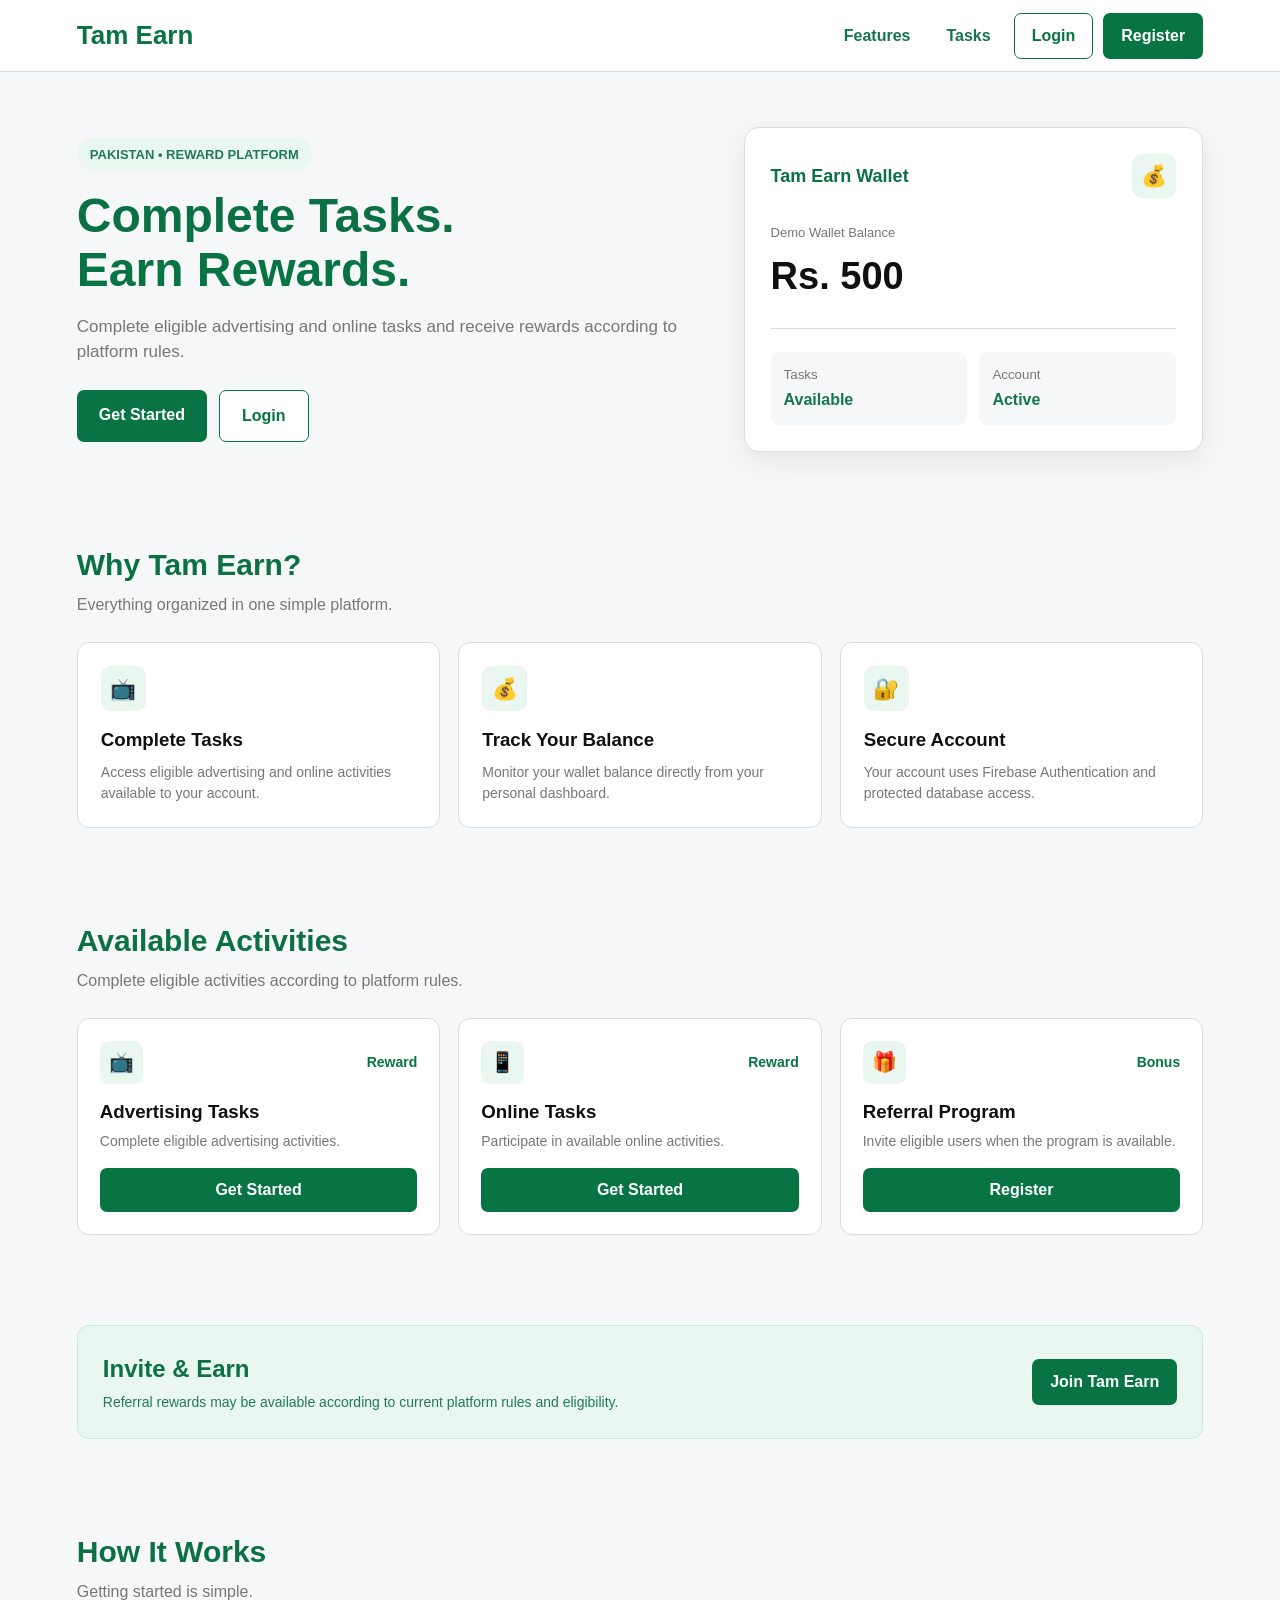
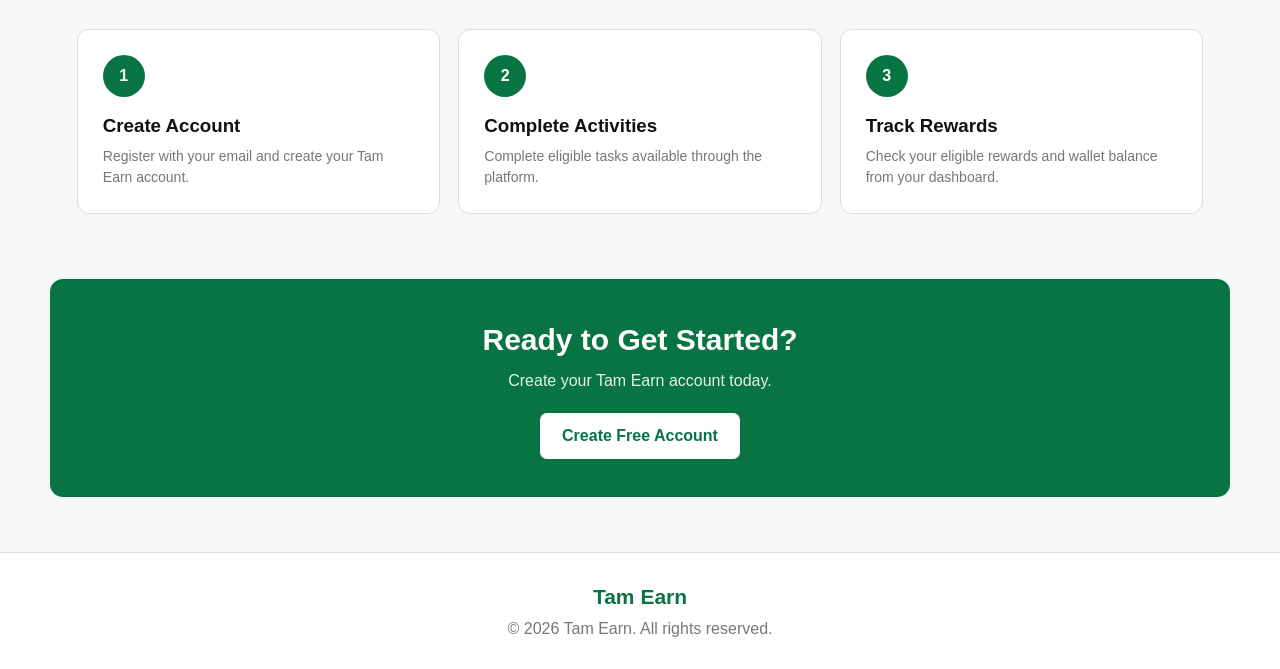
<file: index.html>
<!DOCTYPE html>
<html lang="en">
<head>

<meta charset="UTF-8">
<meta name="viewport" content="width=device-width, initial-scale=1.0">

<title>Tam Earn - Complete Tasks. Earn Rewards.</title>

<style>

*{
    box-sizing:border-box;
    margin:0;
    padding:0;
}

body{
    font-family:Arial,Helvetica,sans-serif;
    background:#F6F7F9;
    color:#0F1111;
    line-height:1.5;
}

a{
    text-decoration:none;
}


/* ================= HEADER ================= */

header{
    height:72px;
    background:#FFFFFF;
    border-bottom:1px solid #D9DDE0;

    display:flex;
    align-items:center;
    justify-content:space-between;

    padding:0 6%;

    position:sticky;
    top:0;
    z-index:100;
}

.logo{
    color:#087443;
    font-size:26px;
    font-weight:800;
}

.nav{
    display:flex;
    align-items:center;
    gap:10px;
}

.nav-link{
    color:#16764F;
    padding:9px 13px;
    font-weight:600;
}

.login-btn{
    color:#087443;
    border:1px solid #087443;
    padding:10px 17px;
    border-radius:7px;
    font-weight:bold;
}

.register-btn{
    background:#087443;
    color:#FFFFFF;
    padding:11px 18px;
    border-radius:7px;
    font-weight:bold;
}


/* ================= HERO ================= */

.hero{
    padding:55px 6% 45px;
}

.hero-inner{
    max-width:1180px;
    margin:auto;

    display:grid;
    grid-template-columns:1.15fr .85fr;
    gap:45px;
    align-items:center;
}

.badge{
    display:inline-block;
    background:#E9F7F0;
    color:#237A59;

    padding:7px 13px;
    border-radius:20px;

    font-size:13px;
    font-weight:bold;

    margin-bottom:18px;
}

.hero h1{
    font-size:48px;
    line-height:1.12;
    color:#0B7044;
    margin-bottom:17px;
}

.hero h1 span{
    color:#087443;
}

.hero-description{
    max-width:620px;
    color:#777777;
    font-size:17px;
    margin-bottom:25px;
}

.hero-buttons{
    display:flex;
    gap:12px;
}

.primary-btn{
    background:#087443;
    color:#FFFFFF;
    padding:13px 22px;
    border-radius:7px;
    font-weight:bold;
}

.secondary-btn{
    background:#FFFFFF;
    color:#087443;
    border:1px solid #087443;
    padding:13px 22px;
    border-radius:7px;
    font-weight:bold;
}


/* ================= WALLET CARD ================= */

.wallet-card{
    background:#FFFFFF;
    border:1px solid #D9DDE0;
    border-radius:15px;
    padding:26px;

    box-shadow:0 10px 30px rgba(15,17,17,.07);
}

.wallet-header{
    display:flex;
    align-items:center;
    justify-content:space-between;

    margin-bottom:25px;
}

.wallet-title{
    color:#0B7044;
    font-weight:bold;
    font-size:18px;
}

.wallet-icon{
    width:44px;
    height:44px;

    display:flex;
    align-items:center;
    justify-content:center;

    background:#E9F7F0;
    border-radius:10px;

    font-size:21px;
}

.wallet-label{
    color:#777777;
    font-size:13px;
}

.wallet-balance{
    color:#0F1111;
    font-size:38px;
    font-weight:800;
    margin-top:5px;
}

.wallet-line{
    height:1px;
    background:#D9DDE0;
    margin:23px 0;
}

.wallet-stats{
    display:grid;
    grid-template-columns:1fr 1fr;
    gap:12px;
}

.wallet-stat{
    background:#F6F7F9;
    border-radius:9px;
    padding:13px;
}

.wallet-stat small{
    display:block;
    color:#777777;
}

.wallet-stat strong{
    display:block;
    color:#16764F;
    margin-top:4px;
}


/* ================= SECTION ================= */

.section{
    padding:45px 6%;
}

.section-inner{
    max-width:1180px;
    margin:auto;
}

.section-heading{
    margin-bottom:25px;
}

.section-heading h2{
    color:#0B7044;
    font-size:30px;
    margin-bottom:6px;
}

.section-heading p{
    color:#777777;
}


/* ================= FEATURES ================= */

.feature-grid{
    display:grid;
    grid-template-columns:repeat(3,1fr);
    gap:18px;
}

.feature-card{
    background:#FFFFFF;
    border:1px solid #D9DDE0;
    border-radius:12px;
    padding:23px;
}

.feature-icon{
    width:45px;
    height:45px;

    background:#E9F7F0;
    border-radius:9px;

    display:flex;
    align-items:center;
    justify-content:center;

    font-size:21px;
    margin-bottom:15px;
}

.feature-card h3{
    color:#0F1111;
    margin-bottom:7px;
}

.feature-card p{
    color:#777777;
    font-size:14px;
}


/* ================= TASKS ================= */

.task-grid{
    display:grid;
    grid-template-columns:repeat(3,1fr);
    gap:18px;
}

.task-card{
    background:#FFFFFF;
    border:1px solid #D9DDE0;
    border-radius:12px;
    padding:22px;
}

.task-top{
    display:flex;
    justify-content:space-between;
    align-items:center;
    margin-bottom:14px;
}

.task-icon{
    width:43px;
    height:43px;
    border-radius:9px;
    background:#E9F7F0;

    display:flex;
    align-items:center;
    justify-content:center;

    font-size:20px;
}

.reward{
    color:#087443;
    font-weight:bold;
    font-size:14px;
}

.task-card h3{
    margin-bottom:5px;
}

.task-card p{
    color:#777777;
    font-size:14px;
    margin-bottom:16px;
}

.task-btn{
    display:block;
    text-align:center;

    background:#087443;
    color:#FFFFFF;

    padding:10px;
    border-radius:7px;

    font-weight:bold;
}


/* ================= REFERRAL ================= */

.referral{
    background:#E9F7F0;
    border:1px solid #cdebdc;
    border-radius:12px;

    padding:25px;

    display:flex;
    align-items:center;
    justify-content:space-between;

    gap:20px;
}

.referral h2{
    color:#0B7044;
    margin-bottom:5px;
}

.referral p{
    color:#237A59;
    font-size:14px;
}

.referral-btn{
    background:#087443;
    color:#FFFFFF;

    padding:11px 18px;
    border-radius:7px;

    font-weight:bold;
    white-space:nowrap;
}


/* ================= HOW IT WORKS ================= */

.steps{
    display:grid;
    grid-template-columns:repeat(3,1fr);
    gap:18px;
}

.step{
    background:#FFFFFF;
    border:1px solid #D9DDE0;
    border-radius:12px;
    padding:25px;
}

.step-number{
    width:42px;
    height:42px;

    background:#087443;
    color:#FFFFFF;

    border-radius:50%;

    display:flex;
    align-items:center;
    justify-content:center;

    font-weight:bold;

    margin-bottom:15px;
}

.step h3{
    margin-bottom:6px;
}

.step p{
    color:#777777;
    font-size:14px;
}


/* ================= CTA ================= */

.cta{
    max-width:1180px;
    margin:20px auto 55px;

    background:#087443;
    color:#FFFFFF;

    border-radius:13px;
    padding:38px 30px;

    text-align:center;
}

.cta h2{
    font-size:30px;
    margin-bottom:7px;
}

.cta p{
    opacity:.9;
    margin-bottom:20px;
}

.cta-btn{
    display:inline-block;
    background:#FFFFFF;
    color:#087443;

    padding:11px 22px;
    border-radius:7px;

    font-weight:bold;
}


/* ================= FOOTER ================= */

footer{
    background:#FFFFFF;
    border-top:1px solid #D9DDE0;

    text-align:center;
    padding:28px 20px;

    color:#777777;
}

.footer-logo{
    color:#087443;
    font-weight:bold;
    font-size:21px;
    margin-bottom:5px;
}


/* ================= MOBILE ================= */

@media(max-width:900px){

    .hero-inner{
        grid-template-columns:1fr;
    }

    .feature-grid,
    .task-grid,
    .steps{
        grid-template-columns:1fr;
    }

    .referral{
        flex-direction:column;
        align-items:flex-start;
    }

}


@media(max-width:600px){

    header{
        padding:0 18px;
    }

    .logo{
        font-size:22px;
    }

    .nav-link{
        display:none;
    }

    .login-btn,
    .register-btn{
        padding:8px 11px;
        font-size:13px;
    }

    .hero{
        padding:40px 18px;
    }

    .hero h1{
        font-size:37px;
    }

    .hero-description{
        font-size:15px;
    }

    .hero-buttons{
        flex-direction:column;
    }

    .primary-btn,
    .secondary-btn{
        text-align:center;
    }

    .section{
        padding:38px 18px;
    }

    .section-heading h2{
        font-size:26px;
    }

    .wallet-balance{
        font-size:33px;
    }

    .cta{
        margin:10px 18px 40px;
        padding:32px 20px;
    }

}

</style>

</head>

<body>


<!-- HEADER -->

<header>

<div class="logo">
Tam Earn
</div>

<nav class="nav">

<a href="#features" class="nav-link">
Features
</a>

<a href="#tasks" class="nav-link">
Tasks
</a>

<a href="login.html" class="login-btn">
Login
</a>

<a href="register.html" class="register-btn">
Register
</a>

</nav>

</header>



<!-- HERO -->

<section class="hero">

<div class="hero-inner">


<div>

<span class="badge">
PAKISTAN • REWARD PLATFORM
</span>

<h1>
Complete Tasks.
<br>
<span>Earn Rewards.</span>
</h1>

<p class="hero-description">

Complete eligible advertising and online
tasks and receive rewards according to
platform rules.

</p>

<div class="hero-buttons">

<a
href="register.html"
class="primary-btn">
Get Started
</a>

<a
href="login.html"
class="secondary-btn">
Login
</a>

</div>

</div>



<div class="wallet-card">

<div class="wallet-header">

<div class="wallet-title">
Tam Earn Wallet
</div>

<div class="wallet-icon">
💰
</div>

</div>

<div class="wallet-label">
Demo Wallet Balance
</div>

<div class="wallet-balance">
Rs. 500
</div>

<div class="wallet-line"></div>

<div class="wallet-stats">

<div class="wallet-stat">

<small>
Tasks
</small>

<strong>
Available
</strong>

</div>

<div class="wallet-stat">

<small>
Account
</small>

<strong>
Active
</strong>

</div>

</div>

</div>

</div>

</section>



<!-- FEATURES -->

<section
class="section"
id="features">

<div class="section-inner">

<div class="section-heading">

<h2>
Why Tam Earn?
</h2>

<p>
Everything organized in one simple platform.
</p>

</div>


<div class="feature-grid">


<div class="feature-card">

<div class="feature-icon">
📺
</div>

<h3>
Complete Tasks
</h3>

<p>
Access eligible advertising and online
activities available to your account.
</p>

</div>


<div class="feature-card">

<div class="feature-icon">
💰
</div>

<h3>
Track Your Balance
</h3>

<p>
Monitor your wallet balance directly
from your personal dashboard.
</p>

</div>


<div class="feature-card">

<div class="feature-icon">
🔐
</div>

<h3>
Secure Account
</h3>

<p>
Your account uses Firebase Authentication
and protected database access.
</p>

</div>

</div>

</div>

</section>



<!-- TASKS -->

<section
class="section"
id="tasks">

<div class="section-inner">

<div class="section-heading">

<h2>
Available Activities
</h2>

<p>
Complete eligible activities according to
platform rules.
</p>

</div>


<div class="task-grid">


<div class="task-card">

<div class="task-top">

<div class="task-icon">
📺
</div>

<div class="reward">
Reward
</div>

</div>

<h3>
Advertising Tasks
</h3>

<p>
Complete eligible advertising activities.
</p>

<a
href="register.html"
class="task-btn">
Get Started
</a>

</div>



<div class="task-card">

<div class="task-top">

<div class="task-icon">
📱
</div>

<div class="reward">
Reward
</div>

</div>

<h3>
Online Tasks
</h3>

<p>
Participate in available online activities.
</p>

<a
href="register.html"
class="task-btn">
Get Started
</a>

</div>



<div class="task-card">

<div class="task-top">

<div class="task-icon">
🎁
</div>

<div class="reward">
Bonus
</div>

</div>

<h3>
Referral Program
</h3>

<p>
Invite eligible users when the program is available.
</p>

<a
href="register.html"
class="task-btn">
Register
</a>

</div>


</div>

</div>

</section>



<!-- REFERRAL -->

<section class="section">

<div class="section-inner">

<div class="referral">

<div>

<h2>
Invite & Earn
</h2>

<p>
Referral rewards may be available according
to current platform rules and eligibility.
</p>

</div>

<a
href="register.html"
class="referral-btn">
Join Tam Earn
</a>

</div>

</div>

</section>



<!-- HOW IT WORKS -->

<section class="section">

<div class="section-inner">

<div class="section-heading">

<h2>
How It Works
</h2>

<p>
Getting started is simple.
</p>

</div>


<div class="steps">


<div class="step">

<div class="step-number">
1
</div>

<h3>
Create Account
</h3>

<p>
Register with your email and create
your Tam Earn account.
</p>

</div>


<div class="step">

<div class="step-number">
2
</div>

<h3>
Complete Activities
</h3>

<p>
Complete eligible tasks available
through the platform.
</p>

</div>


<div class="step">

<div class="step-number">
3
</div>

<h3>
Track Rewards
</h3>

<p>
Check your eligible rewards and wallet
balance from your dashboard.
</p>

</div>


</div>

</div>

</section>



<!-- CTA -->

<section class="cta">

<h2>
Ready to Get Started?
</h2>

<p>
Create your Tam Earn account today.
</p>

<a
href="register.html"
class="cta-btn">
Create Free Account
</a>

</section>



<!-- FOOTER -->

<footer>

<div class="footer-logo">
Tam Earn
</div>

<div>
© 2026 Tam Earn. All rights reserved.
</div>

</footer>


</body>
</html>
</file>
